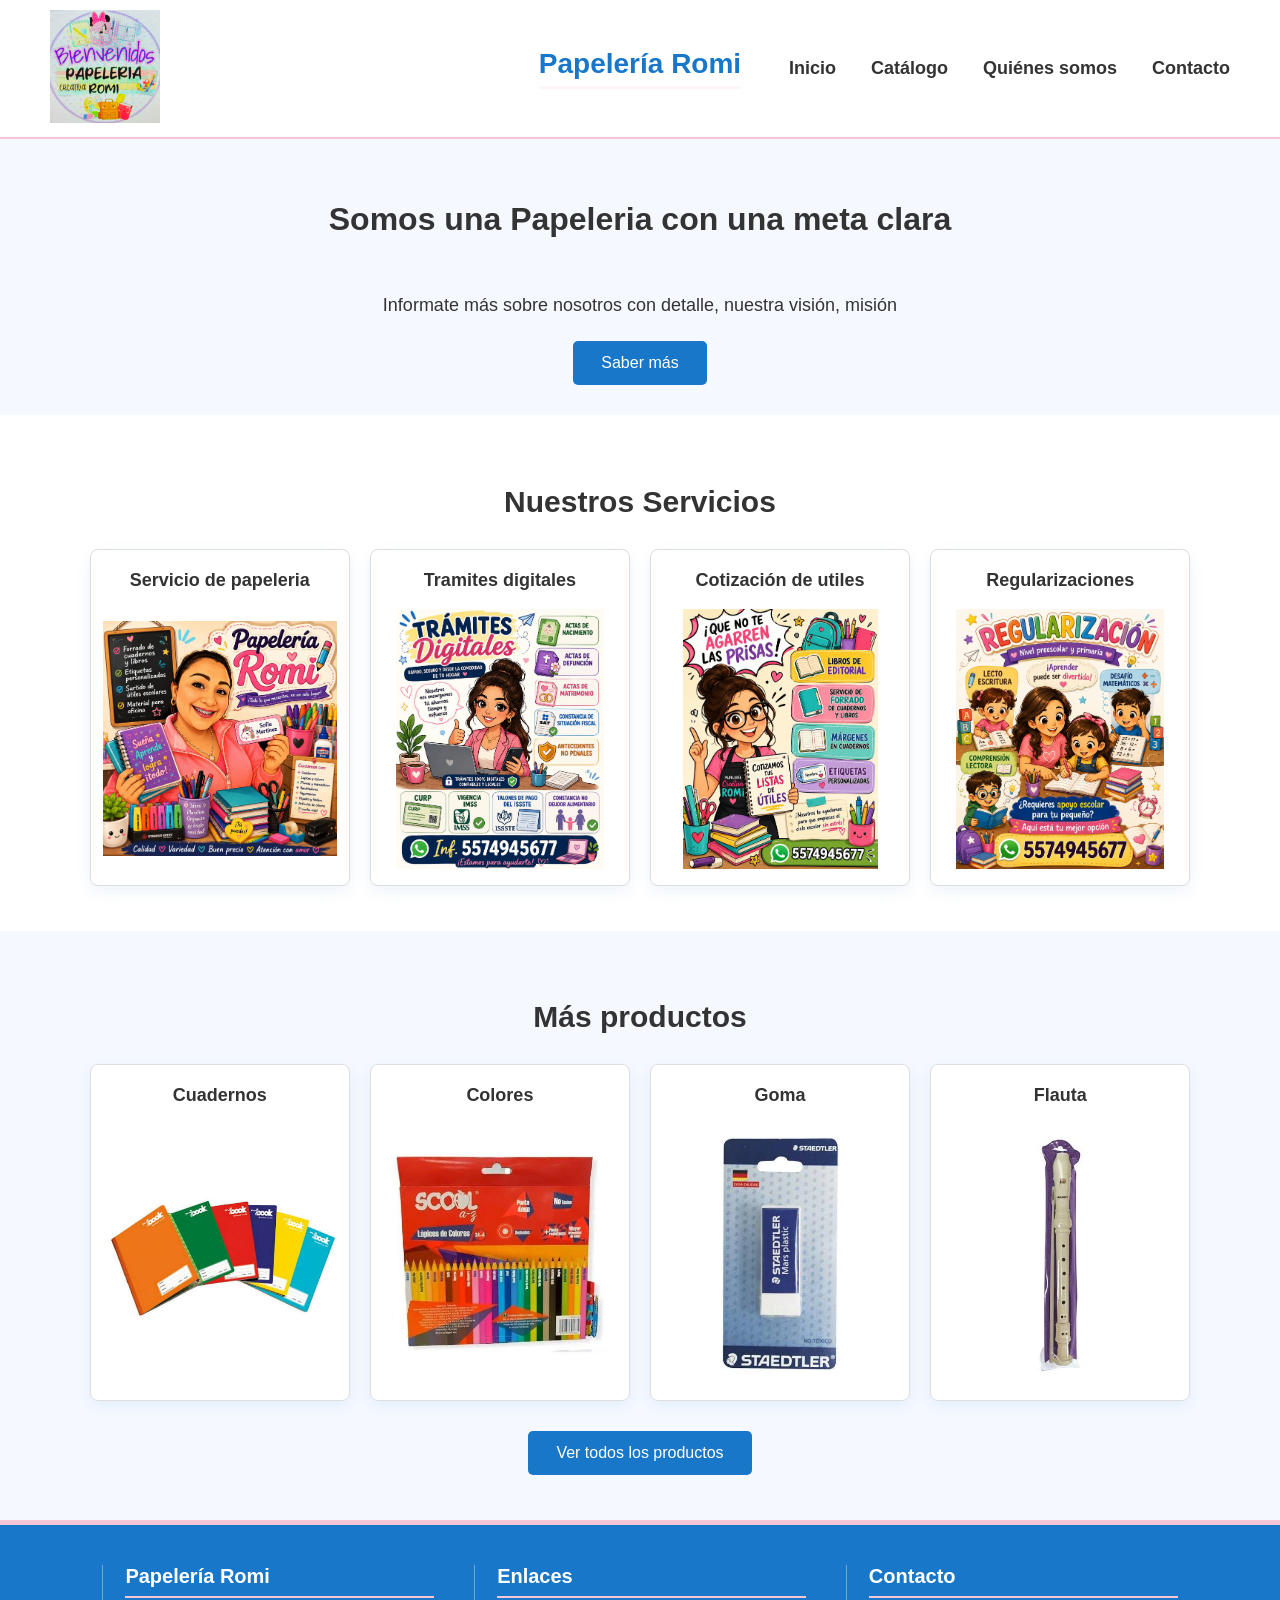
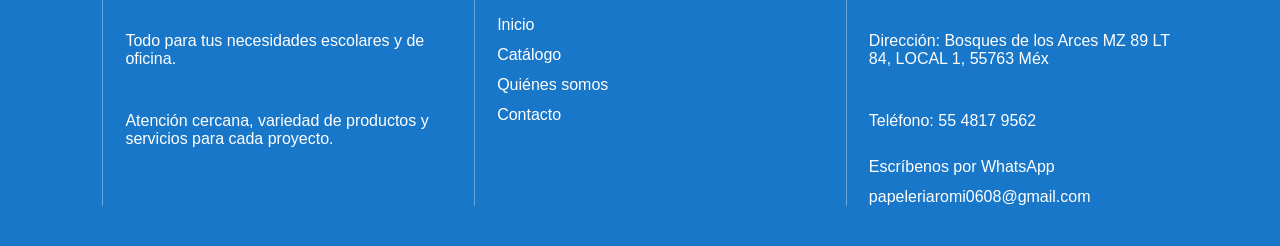
<file: index.html>
<!DOCTYPE html>
<html lang="es">
<head>
    <link rel="stylesheet" href="css/styles.css">
    <meta charset="UTF-8">
    <meta name="viewport" content="width=device-width, initial-scale=1.0">
    <meta name="author" content="">
    <meta name="description" content="Pagina web de la papeleria">
    <title>Papeleria</title>
</head>
<body>

    <header>
        <nav>
            <a href="index.html">
                <img src="images/logo.jpeg" alt="Logo de Papelería Romi">
            </a>

            <h2 class="marca">Papelería Romi</h2>

            <ul>
                <li><a href="index.html">Inicio</a></li>
                <li><a href="catalogo.html">Catálogo</a></li>
                <li><a href="quienes-somos.html">Quiénes somos</a></li>
                <li><a href="contacto.html">Contacto</a></li>
            </ul>
        </nav>
    </header>
    <main>
        <section class="bienvenida">
            <article>
                <h1>Somos una Papeleria con una meta clara</h1>
                <p>
                    Informate más sobre nosotros con detalle, nuestra visión, misión
                </p>
                <a href="quienes-somos.html">Saber más</a>
            </article>
        </section>

        <section class="destacados">

            <h2>Nuestros Servicios</h2>

            <section class="galeria">

                <article class="producto">
                    <h3>Servicio de papeleria</h3>
                    <img src="images/galeria1.jpeg" alt="Producto">
                </article>

                <article class="producto">
                    <h3>Tramites digitales</h3>
                    <img src="images/galeria2.jpeg" alt="Producto">
                </article>

                <article class="producto">
                    <h3>Cotización de utiles</h3>
                    <img src="images/galeria3.jpeg" alt="Producto">
                </article>

                <article class="producto">
                    <h3>Regularizaciones</h3>
                    <img src="images/galeria4.jpeg" alt="Producto">
                </article>

            </section>

        </section>

        <section class="destacados mas-productos">

            <h2>Más productos</h2>

            <section class="galeria">
                <article class="producto">
                    <h3>Cuadernos</h3>
                    <img src="images/cuadernos.jpg" alt="Cuadernos escolares">
                </article>

                <article class="producto">
                    <h3>Colores</h3>
                    <img src="images/colores scool.jpg" alt="Paquete de colores">
                </article>

                <article class="producto">
                    <h3>Goma</h3>
                    <img src="images/goma_g.jpg" alt="Goma">
                </article>

                <article class="producto">
                    <h3>Flauta</h3>
                    <img src="images/flauta.jpg" alt="flauta">
                </article>
            </section>

            <a class="enlace-catalogo" href="catalogo.html">Ver todos los productos</a>

        </section>
       <!-- <section class="promocion">

            <article>
                <h2>¡Tenemos ofertas para ti!</h2>

                <p>
                    Aprovecha nuestras promociones y encuentra
                    tus productos favoritos a excelentes precios.
                </p>

                <a href="ofertas.html">Ver ofertas</a>
            </article>

        </section>-->

    </main>


    <footer>

        <section class="informacion">
            <h3>Papelería Romi</h3>
            <p>Todo para tus necesidades escolares y de oficina.</p>
            <p>Atención cercana, variedad de productos y servicios para cada proyecto.</p>
        </section>

        <section class="enlaces">
            <h3>Enlaces</h3>
            <a href="index.html">Inicio</a>
            <a href="catalogo.html">Catálogo</a>
            <a href="quienes-somos.html">Quiénes somos</a>
            <a href="contacto.html">Contacto</a>
        </section>

        <section class="contacto">
            <h3>Contacto</h3>
            <p>Dirección: Bosques de los Arces MZ 89 LT 84, LOCAL 1, 55763 Méx</p>
            <p>Teléfono: 55 4817 9562</p>
            <a href="https://wa.me/5548179562">Escríbenos por WhatsApp</a>
            <a href="mailto:papeleriaromi0608@gmail.com">papeleriaromi0608@gmail.com</a>
        </section>

    </footer>

</body>
</html>
</file>
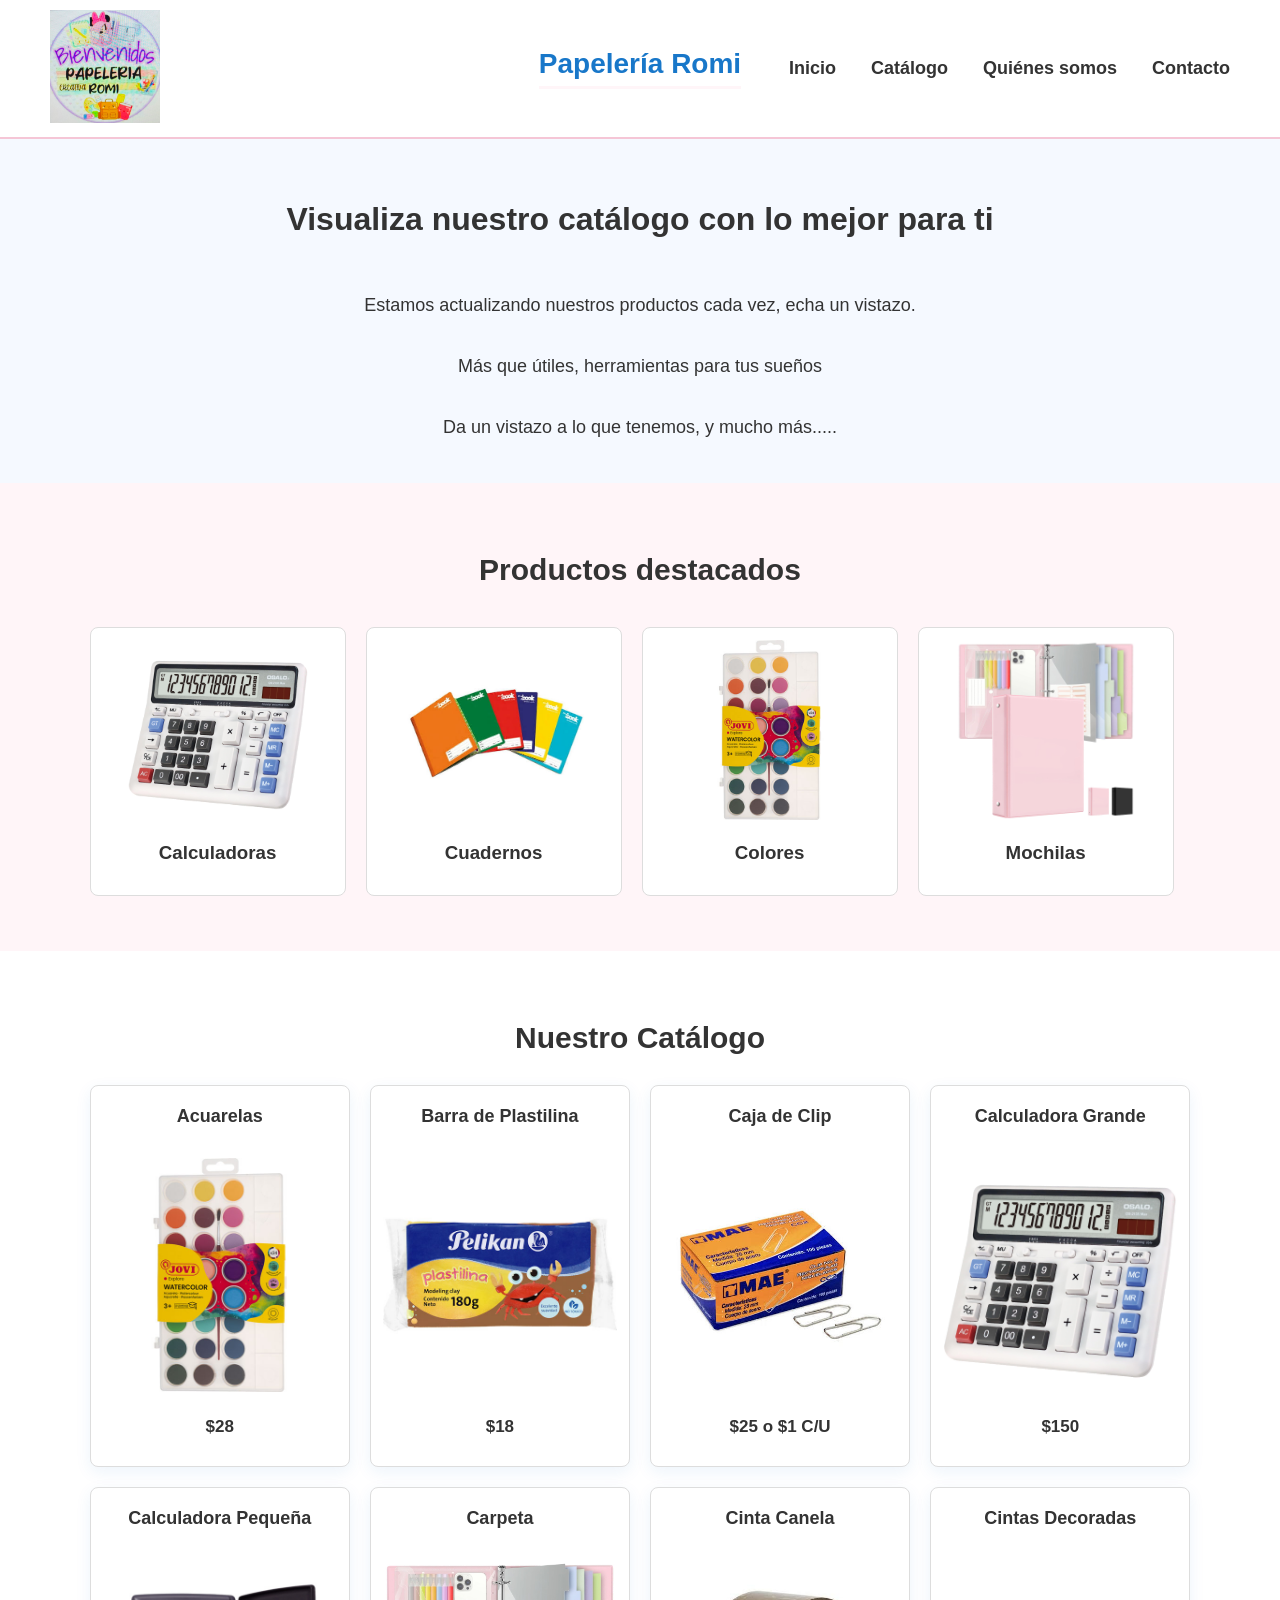
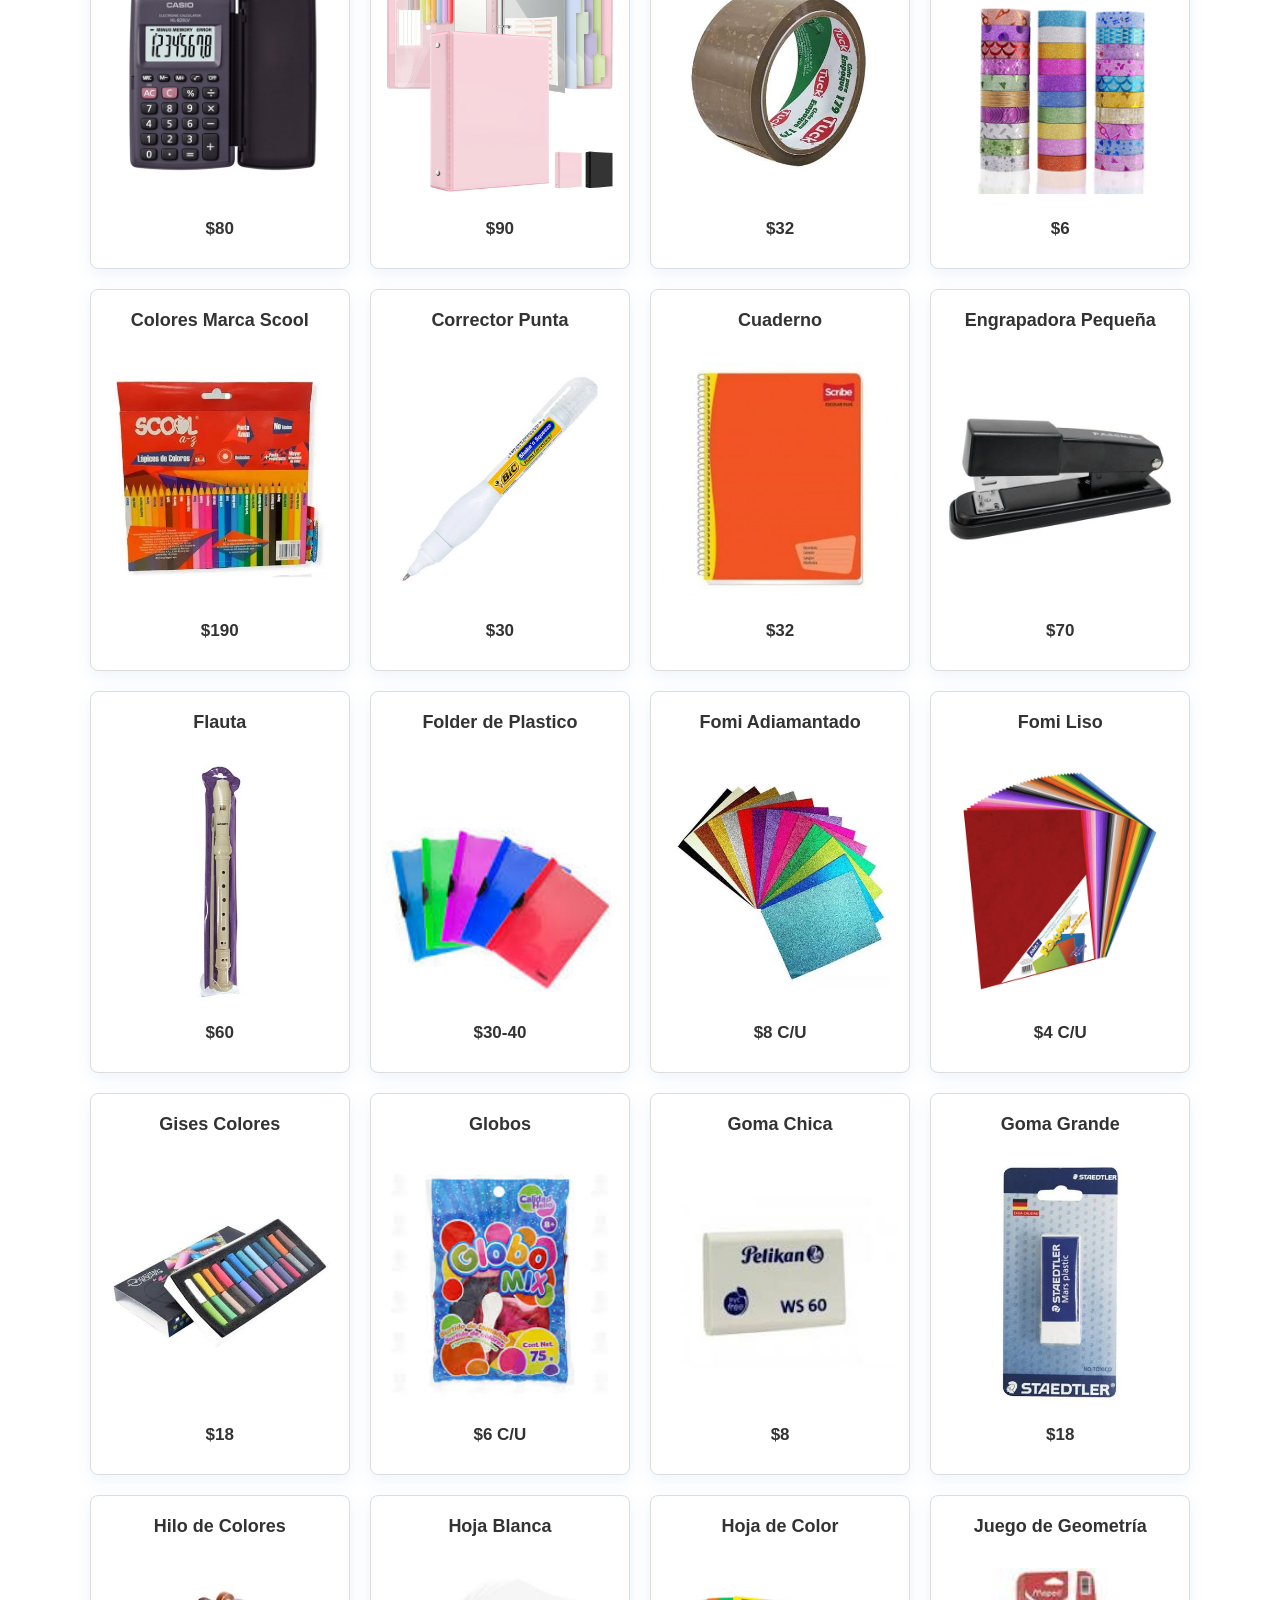
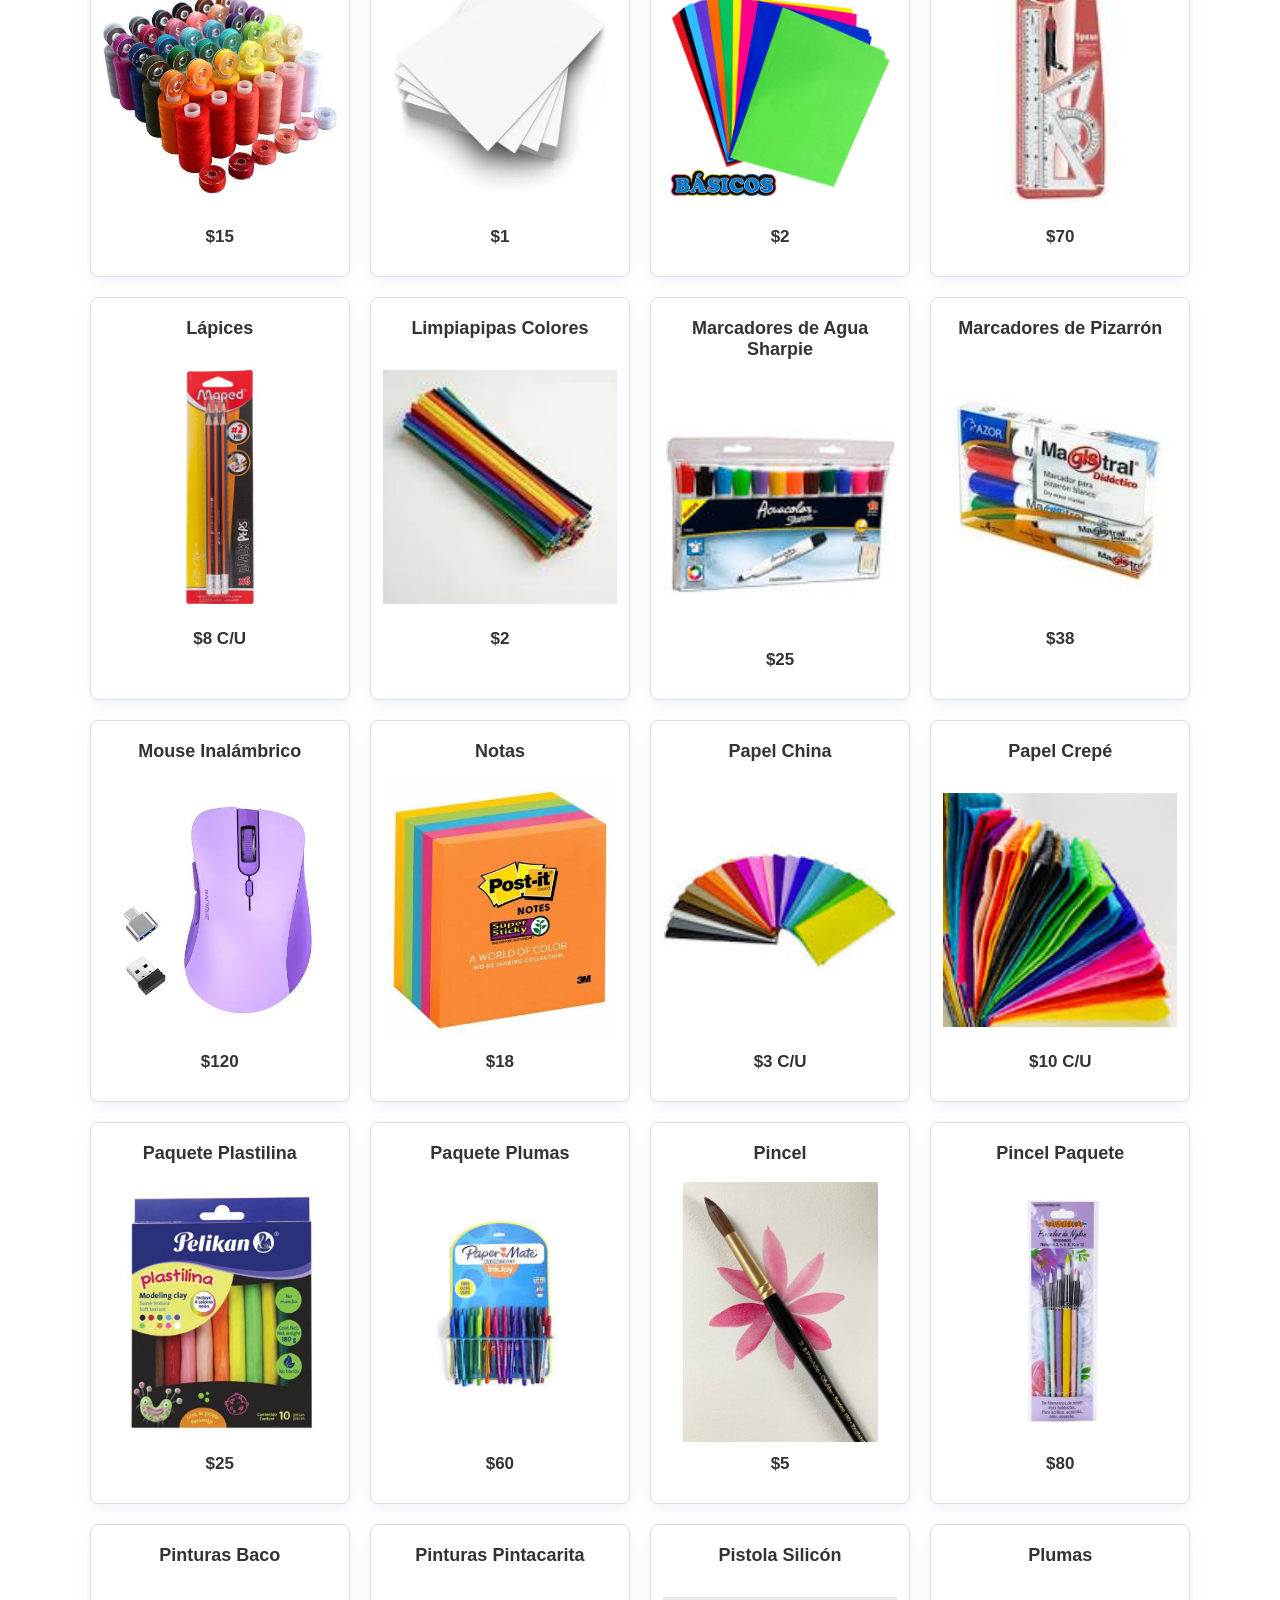
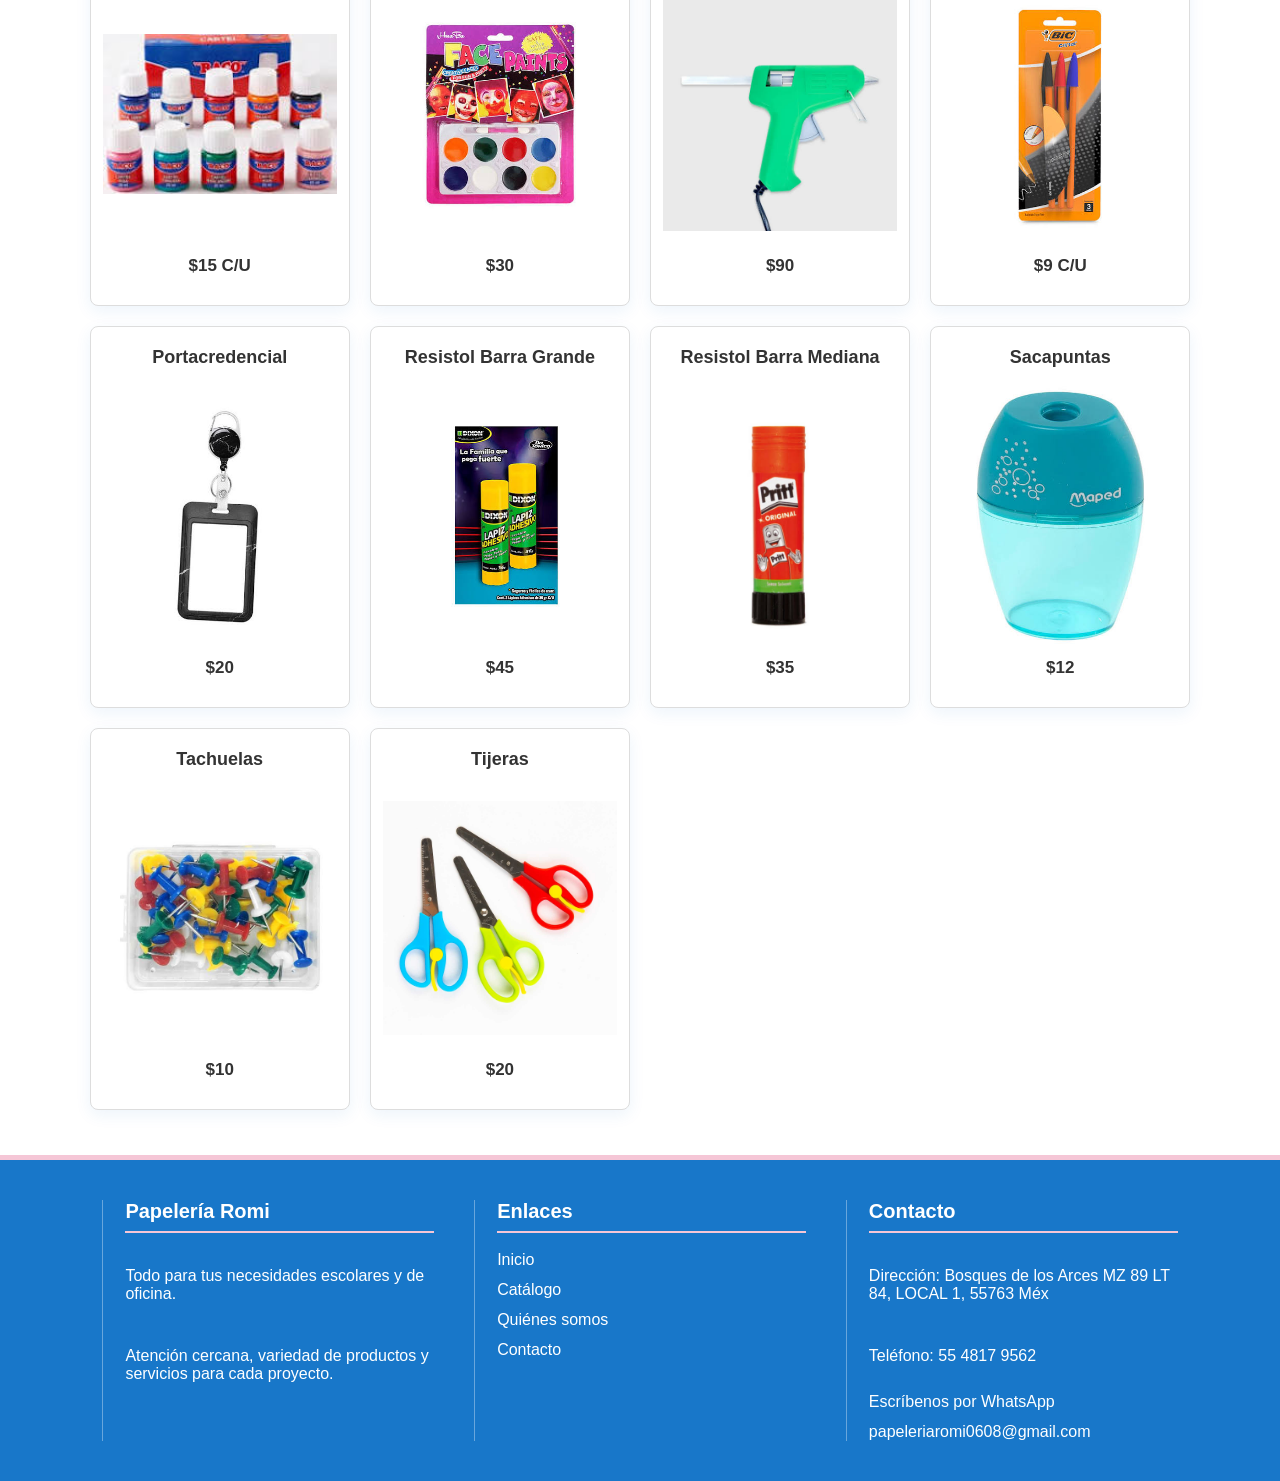
<file: catalogo.html>
<!DOCTYPE html>
<html lang="es">
<head>
    <link rel="stylesheet" href="css/styles.css">
    <meta charset="UTF-8">
    <meta name="viewport" content="width=device-width, initial-scale=1.0">
    <meta name="author" content="">
    <meta name="description" content="Pagina web de la papeleria">
    <title>Catálogo</title>
</head>
<body>
     <header>
        <nav>
            <a href="index.html">
                <img src="images/logo.jpeg" alt="Logo de Papelería Romi">
            </a>
            <h2 class="marca">Papelería Romi</h2>
            <ul>
                <li><a href="index.html">Inicio</a></li>
                <li><a href="catalogo.html">Catálogo</a></li>
                <li><a href="quienes-somos.html">Quiénes somos</a></li>
                <li><a href="contacto.html">Contacto</a></li>
            </ul>
        </nav>
    </header>
    <main>
        <section class="bienvenida">
            <article>
                <h1>Visualiza nuestro catálogo con lo mejor para ti</h1>
                <p>Estamos actualizando nuestros productos cada vez, echa un vistazo.</p>
                <p>Más que útiles, herramientas para tus sueños</p>
                <p>Da un vistazo a lo que tenemos, y mucho más.....</p>
            </article>
        </section>
        <section class="carrusel-productos">
            <h2>Productos destacados</h2>
            <section class="carrusel-ventana">
                <section class="carrusel-pista">
                    <article><img src="images/calculadorag.jpg" alt="Calculadora"><h3>Calculadoras</h3>
                    </article>
                    <article><img src="images/cuadernos.jpg" alt="Cuadernos"><h3>Cuadernos</h3>
                    </article>
                    <article><img src="images/acuarelas.jpg" alt="Colores"><h3>Colores</h3>
                    </article>
                    <article><img src="images/carpeta.jpg" alt="Mochila"><h3>Mochilas</h3>
                    </article>
                    <article><img src="images/paquete_plastilina.jpg" alt="pla"><h3>Paquete Plastilina</h3>
                    </article>
                    <article><img src="images/calculadorag.jpg" alt="Calculadora"><h3>Calculadoras</h3>
                    </article>
                    <article><img src="images/cuadernos.jpg" alt="Cuadernos"><h3>Cuadernos</h3>
                    </article>
                    <article><img src="images/acuarelas.jpg" alt="Colores"><h3>Colores</h3>
                    </article>
                    <article><img src="images/carpeta.jpg" alt="Mochila"><h3>Mochilas</h3>
                    </article>
                    <article><img src="images/paquete_plastilina.jpg" alt="pla"><h3>Paquete Plastilina</h3>
                    </article>
                </section>
            </section>
        </section>
        <section class="destacados">
            <h2>Nuestro Catálogo</h2>
            <section class="galeria">
                <article class="producto">
                    <h3>Acuarelas</h3>
                    <img src="images/acuarelas.jpg" alt="acuarela">
                    <p>$28</p>
                </article>
                <article class="producto">
                    <h3>Barra de Plastilina</h3>
                    <img src="images/barra_plastilina.jpg" alt="b_plastilina">
                    <p>$18</p>
                </article>
                <article class="producto">
                    <h3>Caja de Clip</h3>
                    <img src="images/caja_clip.jpg" alt="c_clip">
                    <p>$25 o $1 C/U</p>
                </article>
                <article class="producto">
                    <h3>Calculadora Grande</h3>
                    <img src="images/calculadorag.jpg" alt="cal_g">
                    <p>$150</p>
                </article>
                <article class="producto">
                    <h3>Calculadora Pequeña</h3>
                    <img src="images/calculadorap.jpg" alt="cal_p">
                    <p>$80</p>
                </article>
                <article class="producto">
                    <h3>Carpeta</h3>
                    <img src="images/carpeta.jpg" alt="carpeta">
                    <p>$90</p>
                </article>
                <article class="producto">
                    <h3>Cinta Canela</h3>
                    <img src="images/cinta_canela.jpg" alt="producto">
                    <p>$32</p>
                </article>
                <article class="producto">
                    <h3>Cintas Decoradas</h3>
                    <img src="images/cinta_decorada.jpg" alt="producto">
                    <p>$6</p>
                </article>
                <article class="producto">
                    <h3>Colores Marca Scool</h3>
                    <img src="images/colores scool.jpg" alt="">
                    <p>$190</p>
                </article>
                <article class="producto">
                    <h3>Corrector Punta</h3>
                    <img src="images/corrector_punta.jpg" alt="">
                    <p>$30</p>
                </article>
                <article class="producto">
                    <h3>Cuaderno</h3>
                    <img src="images/cuaderno_s.jpg" alt="">
                    <p>$32</p>
                </article>
                <article class="producto">
                    <h3>Engrapadora Pequeña</h3>
                    <img src="images/engrapadorap.jpg" alt="">
                    <p>$70</p>
                </article>
                <article class="producto">
                    <h3>Flauta</h3>
                    <img src="images/flauta.jpg" alt="">
                    <p>$60</p>
                </article>
                <article class="producto">
                    <h3>Folder de Plastico</h3>
                    <img src="images/folder_plastico.jpg" alt="">
                    <p>$30-40</p>
                </article>
                <article class="producto">
                    <h3>Fomi Adiamantado</h3>
                    <img src="images/fomi_adiamantado.jpg" alt="">
                    <p>$8 C/U</p>
                </article>
                <article class="producto">
                    <h3>Fomi Liso</h3>
                    <img src="images/fomi_liso1.jpg" alt="">
                    <p>$4 C/U</p>
                </article>
                 <article class="producto">
                    <h3>Gises Colores</h3>
                    <img src="images/gises.jpg" alt="producto">
                    <p>$18</p>
                </article>
                <article class="producto">
                    <h3>Globos</h3>
                    <img src="images/globo.jpg" alt="producto">
                    <p>$6 C/U</p>
                </article>
                <article class="producto">
                    <h3>Goma Chica</h3>
                    <img src="images/goma_c.jpg" alt="producto">
                    <p>$8</p>
                </article>
                <article class="producto">
                    <h3>Goma Grande</h3>
                    <img src="images/goma_g.jpg" alt="producto">
                    <p>$18</p>
                </article>
                <article class="producto">
                    <h3>Hilo de Colores</h3>
                    <img src="images/hilos2.jpg" alt="producto">
                    <p>$15</p>
                </article>
                <article class="producto">
                    <h3>Hoja Blanca</h3>
                    <img src="images/hoja_blancaaa.jpg" alt="producto">
                    <p>$1</p>
                </article>
                <article class="producto">
                    <h3>Hoja de Color</h3>
                    <img src="images/hojacolores.jpg" alt="producto">
                    <p>$2</p>
                </article>
                <article class="producto">
                    <h3>Juego de Geometría</h3>
                    <img src="images/juego_geo.jpg" alt="producto">
                    <p>$70</p>
                </article>
                <article class="producto">
                    <h3>Lápices</h3>
                    <img src="images/lapices.jpg" alt="producto">
                    <p>$8 C/U</p>
                </article>
                <article class="producto">
                    <h3>Limpiapipas Colores</h3>
                    <img src="images/limpiapipas.jpg" alt="producto">
                    <p>$2</p>
                </article>
                <article class="producto">
                    <h3>Marcadores de Agua Sharpie</h3>
                    <img src="images/marcador de agua.jpg" alt="producto">
                    <p>$25</p>
                </article>
                <article class="producto">
                    <h3>Marcadores de Pizarrón</h3>
                    <img src="images/marcador pizarron.jpg" alt="producto">
                    <p>$38</p>
                </article>
                <article class="producto">
                    <h3>Mouse Inalámbrico</h3>
                    <img src="images/raton.jpg" alt="">
                    <p>$120</p>
                </article>
                <article class="producto">
                    <h3>Notas</h3>
                    <img src="images/post_it.jpg" alt="">
                    <p>$18</p>
                </article>
                <article class="producto">
                    <h3>Papel China</h3>
                    <img src="images/papel_china.jpg" alt="">
                    <p>$3 C/U</p>
                </article>
                <article class="producto">
                    <h3>Papel Crepé</h3>
                    <img src="images/papel_crepe.jpg" alt="">
                    <p>$10 C/U</p>
                </article>
                <article class="producto">
                    <h3>Paquete Plastilina</h3>
                    <img src="images/paquete_plastilina.jpg" alt="">
                    <p>$25</p>
                </article>
                <article class="producto">
                    <h3>Paquete Plumas</h3>
                    <img src="images/paquete_plumas.jpg" alt="">
                    <p>$60</p>
                </article>
                <article class="producto">
                    <h3>Pincel</h3>
                    <img src="images/pincel.jpg" alt="">
                    <p>$5</p>
                </article>
                <article class="producto">
                    <h3>Pincel Paquete</h3>
                    <img src="images/pincel_paquete.jpg" alt="">
                    <p>$80</p>
                </article>
                 <article class="producto">
                    <h3>Pinturas Baco</h3>
                    <img src="images/pinturas_baco_colores.jpg" alt="producto">
                    <p>$15 C/U</p>
                </article>
                <article class="producto">
                    <h3>Pinturas Pintacarita</h3>
                    <img src="images/pintacarita.jpg" alt="producto">
                    <p>$30</p>
                </article>
                <article class="producto">
                    <h3>Pistola Silicón</h3>
                    <img src="images/pistola_silicon.jpg" alt="producto">
                    <p>$90</p>
                </article>
                <article class="producto">
                    <h3>Plumas</h3>
                    <img src="images/plumas.jpg" alt="producto">
                    <p>$9 C/U</p>
                </article>
                <article class="producto">
                    <h3>Portacredencial</h3>
                    <img src="images/portacredencial.jpg" alt="producto">
                    <p>$20</p>
                </article>
                <article class="producto">
                    <h3>Resistol Barra Grande</h3>
                    <img src="images/resistol grande.jpg" alt="producto">
                    <p>$45</p>
                </article>
                <article class="producto">
                    <h3>Resistol Barra Mediana</h3>
                    <img src="images/resitol_diano.jpg" alt="producto">
                    <p>$35</p>
                </article>
                <article class="producto">
                    <h3>Sacapuntas</h3>
                    <img src="images/sacapuntas.jpg" alt="producto">
                    <p>$12</p>
                </article>
                <article class="producto">
                    <h3>Tachuelas</h3>
                    <img src="images/tachuelas.jpg" alt="producto">
                    <p>$10</p>
                </article>
                <article class="producto">
                    <h3>Tijeras</h3>
                    <img src="images/tijeras.jpg" alt="producto">
                    <p>$20</p>
                </article>
            </section>
        </section>
    </main>
     <footer>

        <section class="informacion">
            <h3>Papelería Romi</h3>
            <p>Todo para tus necesidades escolares y de oficina.</p>
            <p>Atención cercana, variedad de productos y servicios para cada proyecto.</p>
        </section>

        <section class="enlaces">
            <h3>Enlaces</h3>
            <a href="index.html">Inicio</a>
            <a href="catalogo.html">Catálogo</a>
            <a href="quienes-somos.html">Quiénes somos</a>
            <a href="contacto.html">Contacto</a>
        </section>

        <section class="contacto">
            <h3>Contacto</h3>
            <p>Dirección: Bosques de los Arces MZ 89 LT 84, LOCAL 1, 55763 Méx</p>
            <p>Teléfono: 55 4817 9562</p>
            <a href="https://wa.me/5548179562">Escríbenos por WhatsApp</a>
            <a href="mailto:papeleriaromi0608@gmail.com">papeleriaromi0608@gmail.com</a>
        </section>

    </footer>
</body>
</html>
</file>
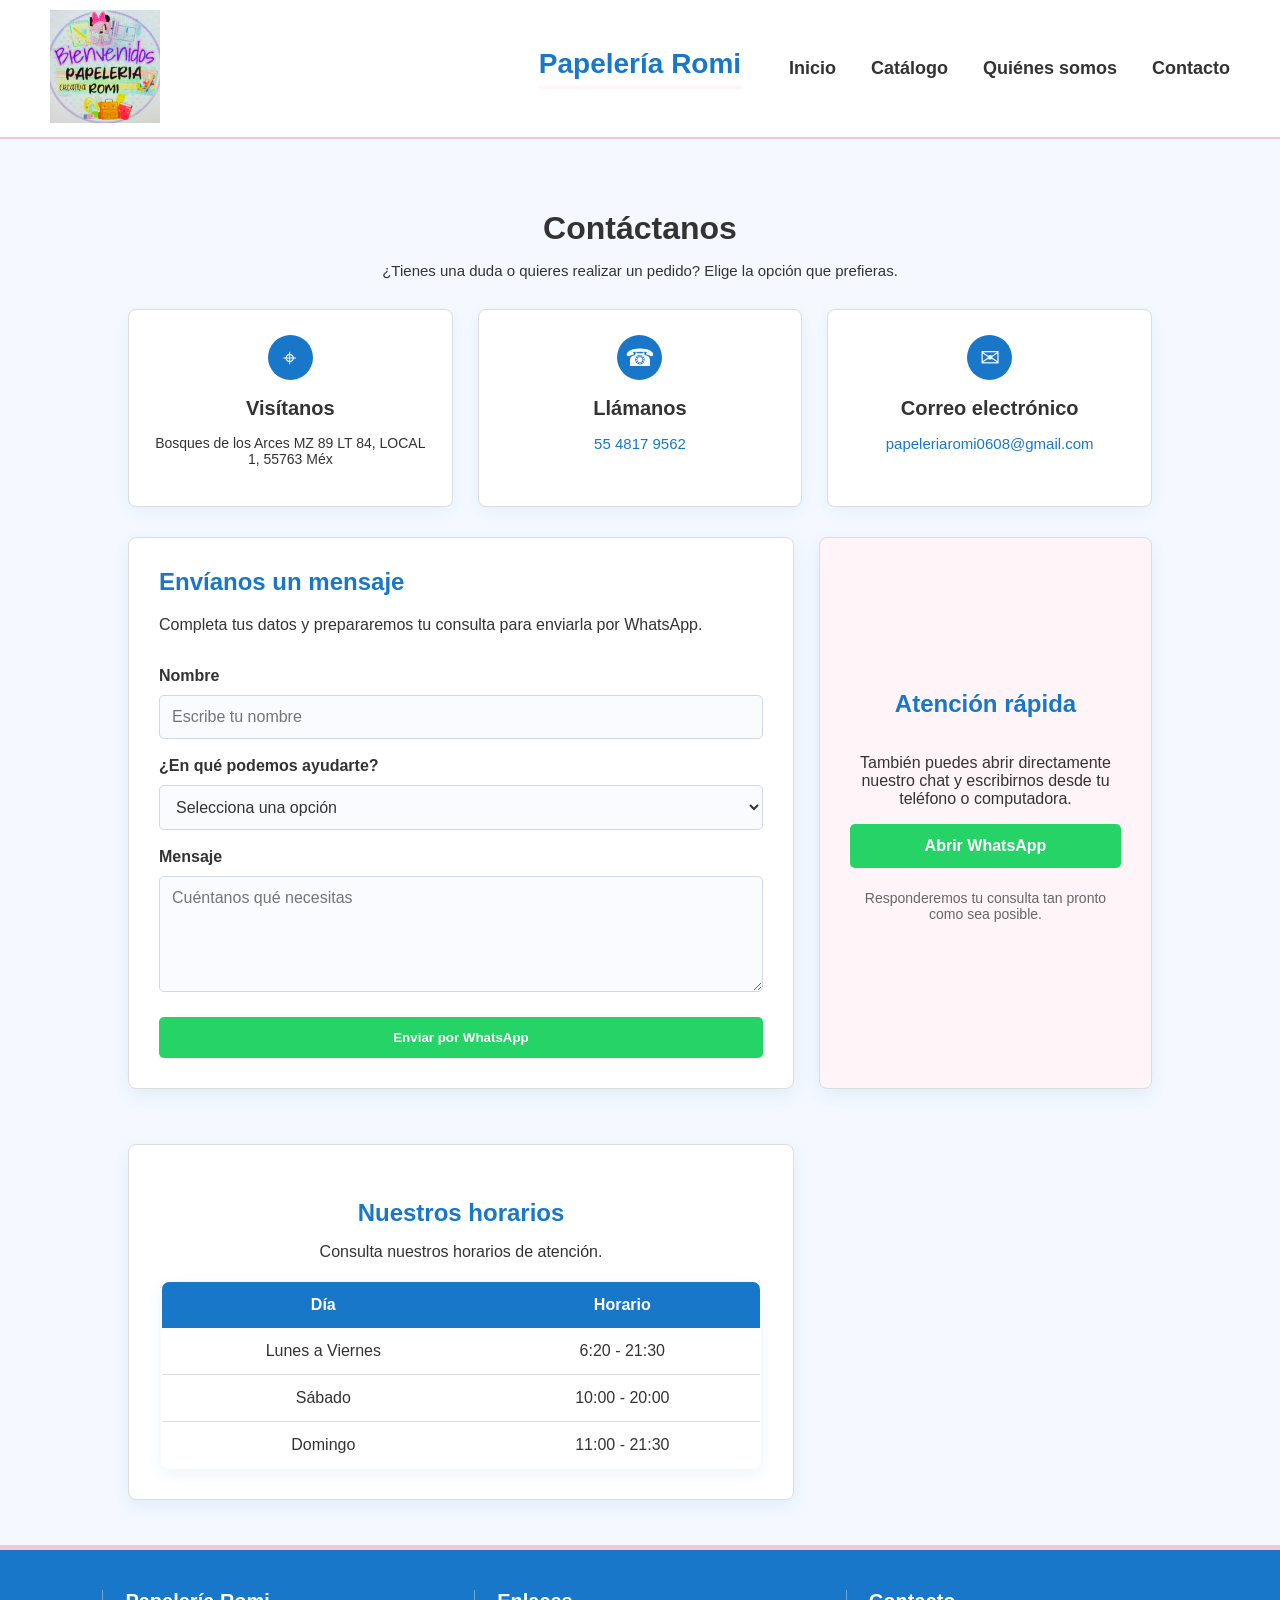
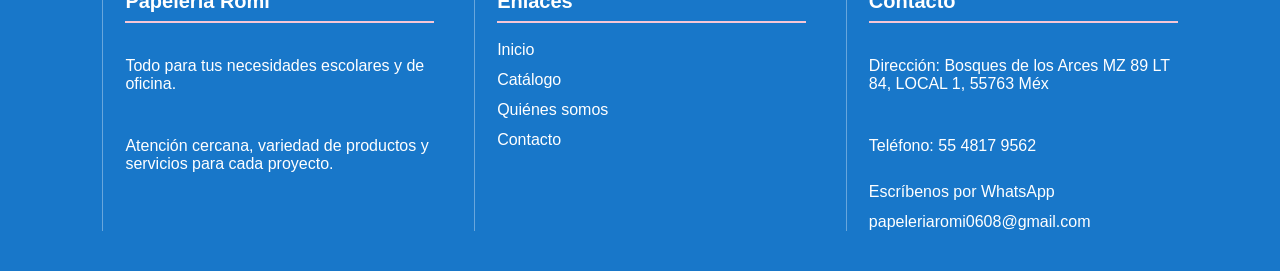
<file: contacto.html>
<!DOCTYPE html>
<html lang="es">
<head>
    <link rel="stylesheet" href="css/styles.css">
    <meta charset="UTF-8">
    <meta name="viewport" content="width=device-width, initial-scale=1.0">
    <meta name="author" content="">
    <meta name="description" content="Pagina web de la papeleria">
    <title>Contacto</title>
</head>
<body>
     <header>
        <nav>
            <a href="index.html">
                <img src="images/logo.jpeg" alt="Logo de Papelería Romi">
            </a>

            <h2 class="marca">Papelería Romi</h2>

            <ul>
                <li><a href="index.html">Inicio</a></li>
                <li><a href="catalogo.html">Catálogo</a></li>
                <li><a href="quienes-somos.html">Quiénes somos</a></li>
                <li><a href="contacto.html">Contacto</a></li>
            </ul>
        </nav>
    </header>
    <main>
        <section class="contacto-principal">
            <h1>Contáctanos</h1>
            <p>¿Tienes una duda o quieres realizar un pedido? Elige la opción que prefieras.</p>
            <section class="informacion-contacto">
                <article>
                    <span class="icono-contacto">⌖</span>
                    <h2>Visítanos</h2>
                    <p>Bosques de los Arces MZ 89 LT 84, LOCAL 1, 55763 Méx</p>
                </article>
                <article>
                    <span class="icono-contacto">☎</span>
                    <h2>Llámanos</h2>
                    <a href="tel:+525548179562">55 4817 9562</a>
                </article>
                <article>
                    <span class="icono-contacto">✉</span>
                    <h2>Correo electrónico</h2>
                    <a href="mailto:papeleriaromi0608@gmail.com">papeleriaromi0608@gmail.com</a>
                </article>
            </section>

            <section class="zona-mensaje">
                <article class="mensaje-whatsapp">
                    <h2>Envíanos un mensaje</h2>
                    <p>Completa tus datos y prepararemos tu consulta para enviarla por WhatsApp.</p>

                    <form id="formulario-whatsapp">
                        <label for="nombre">Nombre</label>
                        <input type="text" id="nombre" name="nombre" placeholder="Escribe tu nombre" required>

                        <label for="asunto">¿En qué podemos ayudarte?</label>
                        <select id="asunto" name="asunto" required>
                            <option value="">Selecciona una opción</option>
                            <option value="producto">Consultar un producto</option>
                            <option value="cotización">Solicitar una cotización</option>
                            <option value="servicio">Preguntar por un servicio</option>
                            <option value="pedido">Realizar un pedido</option>
                        </select>

                        <label for="mensaje">Mensaje</label>
                        <textarea id="mensaje" name="mensaje" rows="5" placeholder="Cuéntanos qué necesitas" required></textarea>

                        <button type="submit">Enviar por WhatsApp</button>
                    </form>
                </article>

                <article class="contacto-rapido">
                    <h2>Atención rápida</h2>
                    <p>También puedes abrir directamente nuestro chat y escribirnos desde tu teléfono o computadora.</p>
                    <a href="https://wa.me/525548179562" target="_blank" rel="noopener noreferrer">Abrir WhatsApp</a>
                    <p class="nota-contacto">Responderemos tu consulta tan pronto como sea posible.</p>
                </article>

                <section>
                    <article class="horarios">
                    <h3>Nuestros horarios</h3>
                    <p>Consulta nuestros horarios de atención.</p>

                    <table>
                    <thead>
                    <tr>
                        <th>Día</th>
                        <th>Horario</th>
                    </tr>
                    </thead>

                    <tbody>
                    <tr>
                        <td>Lunes a Viernes</td>
                        <td>6:20 - 21:30</td>
                    </tr>
                    <tr>
                        <td>Sábado</td>
                        <td>10:00 - 20:00</td>
                    </tr>
                    <tr>
                        <td>Domingo</td>
                        <td>11:00 - 21:30</td>
                    </tr>
                    </tbody>
                    </table>
                </article>
                </section>
            </section>
        </section>
    </main>
     <footer>

        <section class="informacion">
            <h3>Papelería Romi</h3>
            <p>Todo para tus necesidades escolares y de oficina.</p>
            <p>Atención cercana, variedad de productos y servicios para cada proyecto.</p>
        </section>

        <section class="enlaces">
            <h3>Enlaces</h3>
            <a href="index.html">Inicio</a>
            <a href="catalogo.html">Catálogo</a>
            <a href="quienes-somos.html">Quiénes somos</a>
            <a href="contacto.html">Contacto</a>
        </section>

        <section class="contacto">
            <h3>Contacto</h3>
            <p>Dirección: Bosques de los Arces MZ 89 LT 84, LOCAL 1, 55763 Méx</p>
            <p>Teléfono: 55 4817 9562</p>
            <a href="https://wa.me/5548179562">Escríbenos por WhatsApp</a>
            <a href="mailto:papeleriaromi0608@gmail.com">papeleriaromi0608@gmail.com</a>
        </section>

    </footer>
    <script src="js/contacto.js"></script>
</body>
</html>
</file>
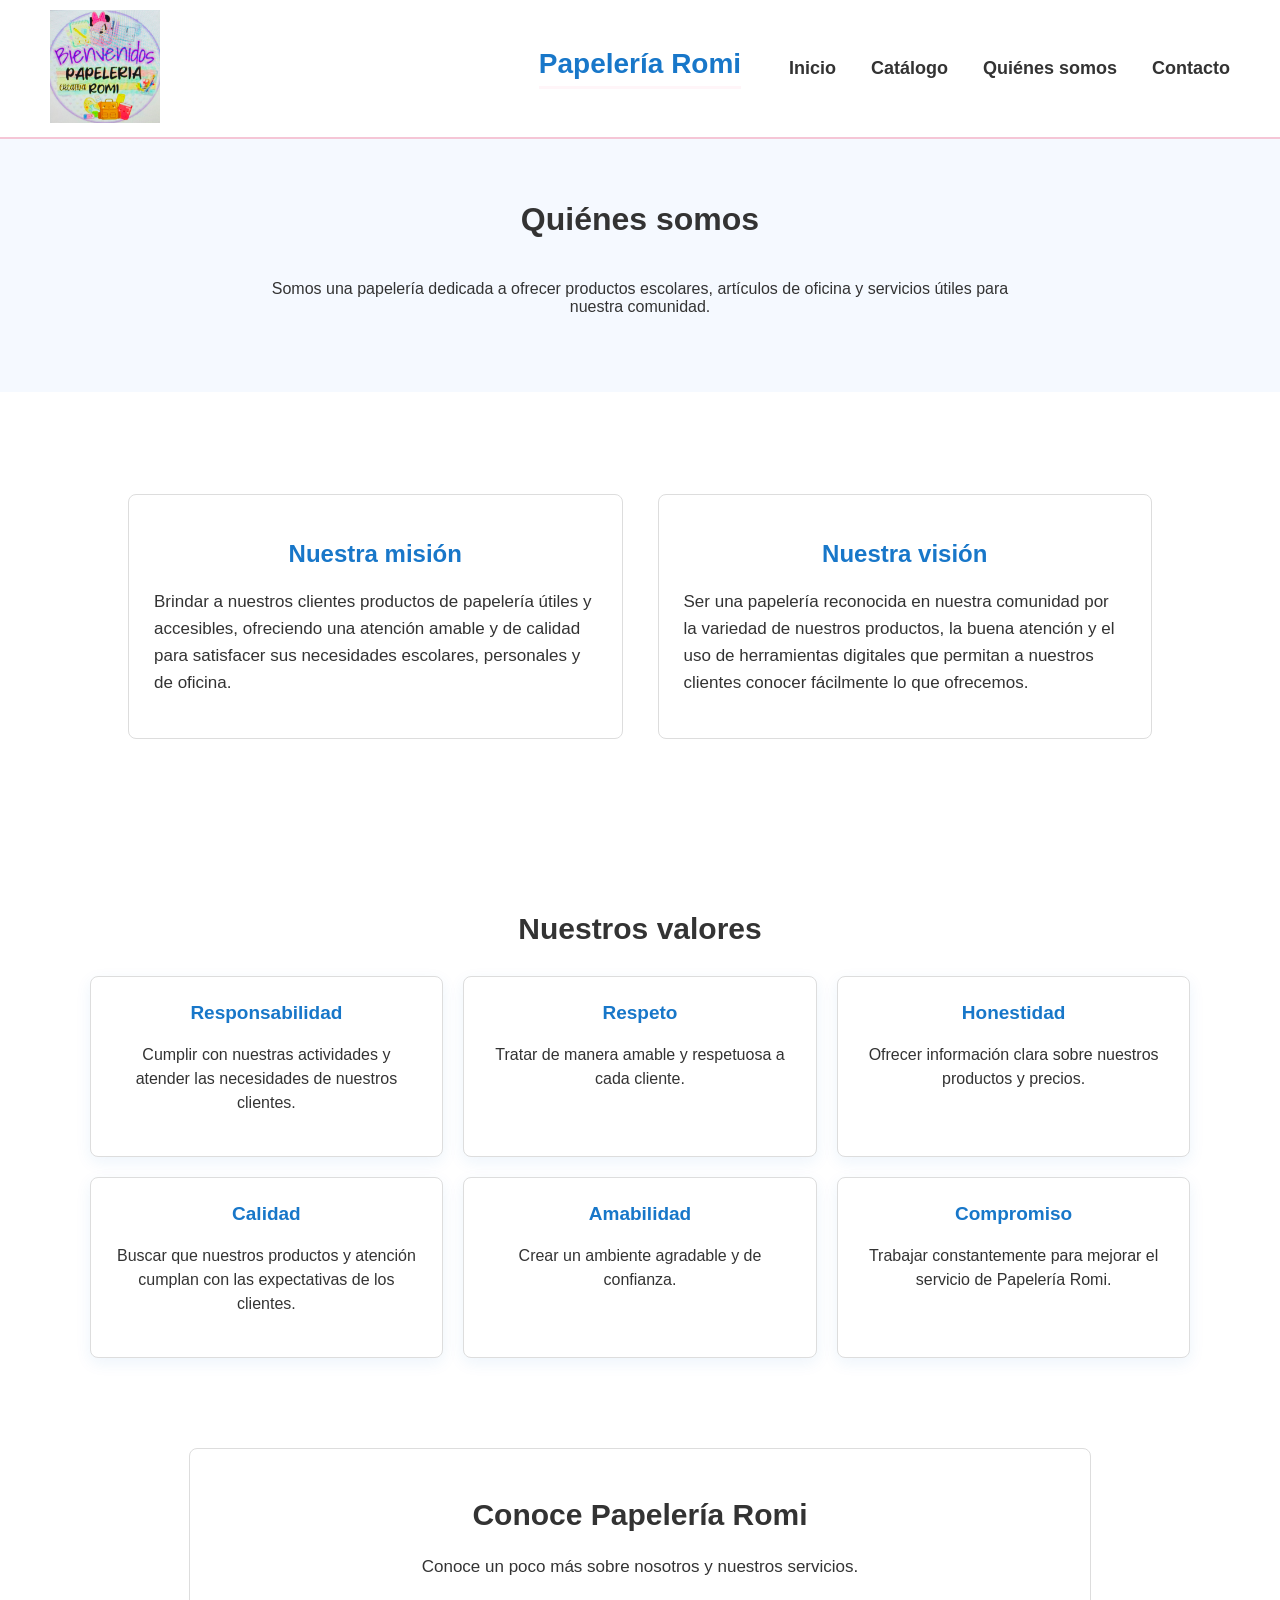
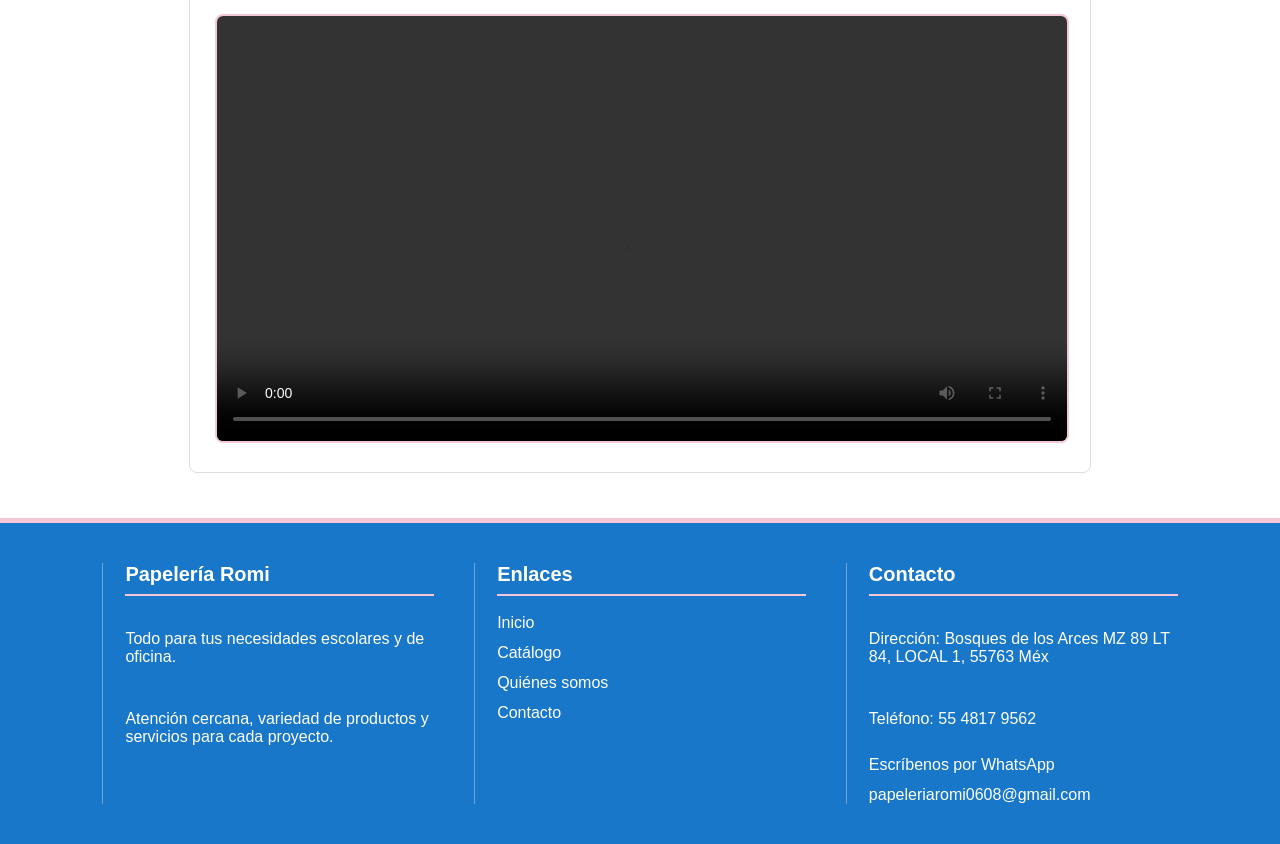
<file: quienes-somos.html>
<!DOCTYPE html>
<html lang="es">
<head>
    <link rel="stylesheet" href="css/styles.css">
    <meta charset="UTF-8">
    <meta name="viewport" content="width=device-width, initial-scale=1.0">
    <meta name="author" content="">
    <meta name="description" content="Conoce Papelería Romi y nuestros servicios">
    <title>Quiénes somos | Papelería Romi</title>
</head>
<body>
    <header>
        <nav>
            <a href="index.html"><img src="images/logo.jpeg" alt="Logo de Papelería Romi"></a>
            <h2 class="marca">Papelería Romi</h2>
            <ul>
                <li><a href="index.html">Inicio</a></li>
                <li><a href="catalogo.html">Catálogo</a></li>
                <li><a href="quienes-somos.html">Quiénes somos</a></li>
                <li><a href="contacto.html">Contacto</a></li>
            </ul>
        </nav>
    </header>
    <main>
    <section class="bienvenida">
        <article>
            <h1>Quiénes somos</h1>
Somos una papelería dedicada a ofrecer productos
                escolares, artículos de oficina y servicios útiles
                para nuestra comunidad.            <p></p>
        </article>
    </section>
    <section class="quienes-somos pagina-quienes-somos">
        <article>
            <h2>Nuestra misión</h2>
            <p>
                Brindar a nuestros clientes productos de papelería
                útiles y accesibles, ofreciendo una atención amable
                y de calidad para satisfacer sus necesidades
                escolares, personales y de oficina.
            </p>
        </article>
        <article>
            <h2>Nuestra visión</h2>
            <p>
                Ser una papelería reconocida en nuestra comunidad
                por la variedad de nuestros productos, la buena
                atención y el uso de herramientas digitales que
                permitan a nuestros clientes conocer fácilmente
                lo que ofrecemos.
            </p>
        </article>
    </section>
    <section class="valores">
        <h2>Nuestros valores</h2>
        <section class="lista-valores">
            <article>
                <h3>Responsabilidad</h3>
                <p>
                    Cumplir con nuestras actividades y atender
                    las necesidades de nuestros clientes.
                </p>
            </article>
            <article>
                <h3>Respeto</h3>
                <p>
                    Tratar de manera amable y respetuosa
                    a cada cliente.
                </p>
            </article>
            <article>
                <h3>Honestidad</h3>
                <p>
                    Ofrecer información clara sobre nuestros
                    productos y precios.
                </p>
            </article>
            <article>
                <h3>Calidad</h3>
                <p>
                    Buscar que nuestros productos y atención
                    cumplan con las expectativas de los clientes.
                </p>
            </article>
            <article>
                <h3>Amabilidad</h3>
                <p>
                    Crear un ambiente agradable y de confianza.
                </p>
            </article>
            <article>
                <h3>Compromiso</h3>
                <p>
                    Trabajar constantemente para mejorar
                    el servicio de Papelería Romi.
                </p>
            </article>
        </section>
    </section>
    <section class="video-presentacion">
        <article>
            <h2>Conoce Papelería Romi</h2>
            <p>
                Conoce un poco más sobre nosotros y nuestros servicios.
            </p>
            <video controls>
                <source
                    src="video/video_papeleriaromi.mp4"
                    type="video/mp4">
            </video>
        </article>
    </section>
</main>
    <footer>
        <section class="informacion">
            <h3>Papelería Romi</h3>
            <p>Todo para tus necesidades escolares y de oficina.</p>
            <p>Atención cercana, variedad de productos y servicios para cada proyecto.</p>
        </section>
        <section class="enlaces">
            <h3>Enlaces</h3>
            <a href="index.html">Inicio</a>
            <a href="catalogo.html">Catálogo</a>
            <a href="quienes-somos.html">Quiénes somos</a>
            <a href="contacto.html">Contacto</a>
        </section>
        <section class="contacto">
            <h3>Contacto</h3>
            <p>Dirección: Bosques de los Arces MZ 89 LT 84, LOCAL 1, 55763 Méx</p>
            <p>Teléfono: 55 4817 9562</p>
            <a href="https://wa.me/5548179562">Escríbenos por WhatsApp</a>
            <a href="mailto:papeleriaromi0608@gmail.com">papeleriaromi0608@gmail.com</a>
        </section>
    </footer>
</body>
</html>
</file>
<file: css/styles.css>
body {
    margin: 0;
    color: #333;
    font-family: Arial, Helvetica, sans-serif;
    background-color: white;
}

header {
    padding: 10px 50px;
    background-color: white;
    border-bottom: 2px solid #f5c6d6;
}

nav {
    display: grid;
    grid-template-columns: 1fr auto 1fr;
    align-items: center;
}

nav > a {
    justify-self: start;
}

nav img {
    width: 110px;
}

nav .marca {
    justify-self: center;
}

nav ul {
    justify-self: end;
    display: flex;
    gap: 35px;
    list-style: none;
}

nav ul a {
    color: #333;
    font-weight: bold;
    font-size: 18px;
    text-decoration: none;
    transition: color 0.3s ease;
}

nav ul a:hover {
    color: #1877c9;
}

.marca {
    color: #1877c9;
    font-size: 28px;
    margin: 0;
    padding-bottom: 6px;
    border-bottom: 3px solid #fff5f8;
}

.bienvenida {
    display: grid;
    grid-template-columns: 1fr;
    justify-items: center;
    text-align: center;

    padding: 30px 10%;

    background-color: #f5f9ff;
}

.bienvenida article {
    display: flex;
    flex-direction: column;
    align-items: center;
    gap: 10px;
    max-width: 750px;
}

.bienvenida h1 {
    font-size: 32px;
}

.bienvenida p {
    font-size: 18px;
    line-height: 15px;
}

.bienvenida a {
    width: fit-content;
    padding: 13px 28px;
    text-decoration: none;

    background-color: #1877c9;
    color: white;

    border-radius: 5px;
    
}

.bienvenida img {
    width: 450px;
    height: 300px;
    object-fit: contain;
}

.quienes-somos {
    display: grid;
    grid-template-columns: repeat(2, 1fr);
    align-items: center;
    gap: 35px;
    padding: 45px 10%;
}

.quienes-somos article {
    padding: 25px;
    border: 1px solid #ddd;
    border-radius: 8px;
}

.quienes-somos h2,
.quienes-somos h3 {
    color: #1877c9;
    text-align: center;
}

.quienes-somos p,
.lista-productos li {
    font-size: 17px;
    line-height: 1.6;
}

.lista-productos ul {
    margin: 20px 0 0;
    padding-left: 25px;
}

.lista-productos li {
    margin-bottom: 8px;
}



.destacados {
    padding: 45px 7%;
}

.destacados h2 {
    text-align: center;
    margin-bottom: 30px;
    font-size: 30px;
}

.galeria {
    display: grid;
    grid-template-columns: repeat(4, 1fr);
    gap: 20px;
}

.producto {
    padding: 12px;
    text-align: center;

    border: 1px solid #ddd;
    border-radius: 8px;

    background-color: white;
    box-shadow: 0 5px 16px rgba(24, 119, 201, 0.08);
    transition: transform 0.3s ease, box-shadow 0.3s ease;
}

.producto:hover {
    transform: translateY(-5px);
    box-shadow: 0 10px 24px rgba(24, 119, 201, 0.16);
}

.producto img {
    width: 100%;
    height: 260px;
    object-fit: contain;
    transition: transform 0.4s ease;
}

.producto:hover img {
    transform: scale(1.06);
}

.producto h3 {
    margin-top: 8px;
    font-size: 18px;
}

.producto p {
    margin-top: 8px;
    font-weight: bold;
    font-size: 17px;
}

.producto-pendiente span {
    display: grid;
    place-items: center;
    height: 260px;
    color: #777;
    background-color: #f5f9ff;
    border: 2px dashed #f5c6d6;
    border-radius: 5px;
}

.carrusel-productos {
    padding: 45px 7%;
    text-align: center;
    background-color: #fff5f8;
}

.carrusel-productos h2 {
    margin-bottom: 30px;
    font-size: 30px;
}

.carrusel-ventana {
    overflow: hidden;
    padding: 10px 0;
}

.carrusel-pista {
    display: flex;
    width: max-content;
    gap: 20px;
    animation: mover-carrusel 22s linear infinite;
}

.carrusel-pista:hover {
    animation-play-state: paused;
}

.carrusel-pista article {
    width: 230px;
    padding: 12px;
    background-color: white;
    border: 1px solid #ddd;
    border-radius: 8px;
}

.carrusel-pista img {
    width: 100%;
    height: 180px;
    object-fit: contain;
}

@keyframes mover-carrusel {
    from {
        transform: translateX(0);
    }

    to {
        transform: translateX(calc(-50% - 10px));
    }
}

.mas-productos {
    background-color: #f5f9ff;
    text-align: center;
}

.ofertas-catalogo {
    background-color: #fff5f8;
    border-top: 3px solid #f5c6d6;
}

.introduccion-ofertas {
    margin: -15px 0 30px;
    text-align: center;
    font-size: 17px;
}

.ofertas-catalogo del {
    color: #777;
    font-weight: normal;
}

.pagina-quienes-somos {
    min-height: 360px;
}

.enlace-catalogo {
    display: inline-block;
    margin-top: 30px;
    padding: 13px 28px;
    text-decoration: none;
    background-color: #1877c9;
    color: white;
    border-radius: 5px;
}

.video-presentacion {
    padding: 45px 10%;
    text-align: center;
}

.video-presentacion article {
    max-width: 850px;
    margin: 0 auto;
    padding: 25px;
    border: 1px solid #ddd;
    border-radius: 8px;
}

.video-presentacion h2 {
    font-size: 30px;
}

.video-presentacion p {
    font-size: 17px;
}

.video-presentacion video {
    width: 100%;
    min-height: 360px;
    margin-top: 20px;
    background-color: #f5f9ff;
    border: 2px solid #f5c6d6;
    border-radius: 8px;
}


.promocion {
    padding: 55px 10%;
    text-align: center;
    background-color: #fff5f8;
}

.promocion article {
    display: flex;
    flex-direction: column;
    align-items: center;
    gap: 18px;
}

.promocion h2 {
    font-size: 30px;
}

.promocion p {
    font-size: 17px;
}

.promocion a {
    padding: 13px 28px;
    text-decoration: none;

    background-color: #e91e63;
    color: white;

    border-radius: 5px;
}


/*contacto*/
.contacto-principal{
    padding: 45px 10%;
    background-color: #f5f9ff;
    text-align: center;
}

.contacto-principal h1{
    font-size: 32px;
    margin-bottom: 10px;
}

.contacto-principal > p{
    font-size: 15px;
    margin-bottom: 30px;
}

.informacion-contacto{
    display: grid;
    grid-template-columns: repeat(3, 1fr);
    gap: 25px;
}

.informacion-contacto article{
    padding: 25px;
    background-color: white;
    border: 1px solid #ddd;
    border-radius: 8px;
    box-shadow: 0 5px 16px rgba(24, 119, 201, 0.08);
}

.informacion-contacto h2{
    margin-bottom: 15px;
    font-size: 20px;
}

.informacion-contacto p{
    font-size: 14px;
}

.informacion-contacto a {
    color: #1877c9;
    font-size: 15px;
    text-decoration: none;
}

.icono-contacto {
    display: grid;
    place-items: center;
    width: 45px;
    height: 45px;
    margin: 0 auto 12px;
    color: white;
    font-size: 24px;
    background-color: #1877c9;
    border-radius: 50%;
}

.zona-mensaje {
    display: grid;
    grid-template-columns: 2fr 1fr;
    gap: 25px;
    margin-top: 30px;
    text-align: left;
}

.zona-mensaje article {
    padding: 30px;
    background-color: white;
    border: 1px solid #ddd;
    border-radius: 8px;
    box-shadow: 0 6px 20px rgba(24, 119, 201, 0.1);
}

.zona-mensaje h2 {
    margin-top: 0;
    color: #1877c9;
}

#formulario-whatsapp {
    display: flex;
    flex-direction: column;
    gap: 10px;
    margin-top: 25px;
}

#formulario-whatsapp label {
    margin-top: 8px;
    font-weight: bold;
}

#formulario-whatsapp input,
#formulario-whatsapp select,
#formulario-whatsapp textarea {
    padding: 12px;
    color: #333;
    font: inherit;
    background-color: #f9fbff;
    border: 1px solid #cfd8e3;
    border-radius: 5px;
}

#formulario-whatsapp input:focus,
#formulario-whatsapp select:focus,
#formulario-whatsapp textarea:focus {
    outline: 2px solid #f5c6d6;
    border-color: #1877c9;
}

#formulario-whatsapp button,
.contacto-rapido a {
    padding: 13px 24px;
    color: white;
    font-weight: bold;
    text-align: center;
    text-decoration: none;
    background-color: #25d366;
    border: 0;
    border-radius: 5px;
    cursor: pointer;
    transition: transform 0.3s ease, background-color 0.3s ease;
}

#formulario-whatsapp button {
    margin-top: 15px;
}

#formulario-whatsapp button:hover,
.contacto-rapido a:hover {
    background-color: #1eaa52;
    transform: translateY(-2px);
}

.contacto-rapido {
    display: flex;
    flex-direction: column;
    justify-content: center;
    text-align: center;
    background-color: #fff5f8 !important;
}

.nota-contacto {
    margin-top: 22px;
    color: #666;
    font-size: 14px;
}

.horarios {
    margin-top: 30px;
    text-align: center;
    grid-column: 1/-1;
}

.horarios h3 {
    color: #1877c9;
    font-size: 24px;
    margin-bottom: 8px;
}

.horarios p {
    margin-bottom: 20px;
}

.horarios table {
    width: 100%;
    max-width: 600px;
    margin: 0 auto;
    border-collapse: collapse;
    background-color: white;
    border: 1px solid #ddd;
    border-radius: 8px;
    overflow: hidden;
    box-shadow: 0 5px 16px rgba(24, 119, 201, 0.08);
}

.horarios th {
    padding: 14px;
    color: white;
    background-color: #1877c9;
}

.horarios td {
    padding: 14px;
    border-bottom: 1px solid #ddd;
}

.horarios tr:last-child td {
    border-bottom: none;
}

.horarios tr:hover {
    background-color: #fff5f8;
}

.mision-vision {
    display: grid;
    grid-template-columns: repeat(2, 1fr);
    gap: 25px;
    padding: 20px 10% 45px;
    background-color: #f5f9ff;
}

.mision-vision article {
    padding: 30px;
    text-align: center;
    background-color: white;
    border: 1px solid #ddd;
    border-radius: 8px;
    box-shadow: 0 5px 16px rgba(24, 119, 201, 0.08);
}

.mision-vision h2 {
    color: #1877c9;
    font-size: 24px;
    margin-top: 0;
}

.mision-vision p {
    font-size: 17px;
    line-height: 1.6;
}

.valores {
    padding: 45px 7%;
    text-align: center;
}

.valores > h2 {
    font-size: 30px;
    margin-bottom: 30px;
}

.lista-valores {
    display: grid;
    grid-template-columns: repeat(3, 1fr);
    gap: 20px;
}

.lista-valores article {
    padding: 25px;
    background-color: white;
    border: 1px solid #ddd;
    border-radius: 8px;
    box-shadow: 0 5px 16px rgba(24, 119, 201, 0.08);
    transition: transform 0.3s ease, box-shadow 0.3s ease;
}

.lista-valores article:hover {
    transform: translateY(-5px);
    box-shadow: 0 10px 24px rgba(24, 119, 201, 0.16);
}

.lista-valores h3 {
    color: #1877c9;
    font-size: 19px;
    margin-top: 0;
}

.lista-valores p {
    font-size: 16px;
    line-height: 1.5;
}

footer {
    display: grid;
    grid-template-columns: repeat(3, 1fr);
    gap: 40px;
    padding: 40px 8%;
    background-color: #1877c9;
    color: white;
    border-top: 5px solid #f5c6d6;
}

footer section {
    display: flex;
    flex-direction: column;
    gap: 12px;
    padding-left: 22px;
    border-left: 1px solid rgba(255, 255, 255, 0.35);
}

footer h3 {
    font-size: 20px;
    margin: 0 0 6px;
    padding-bottom: 8px;
    border-bottom: 2px solid #f5c6d6;
}

footer p,
footer a {
    font-size: 16px;
    text-decoration: none;

}

footer a {
    color: white;
    width: fit-content;
    transition: color 0.3s ease, transform 0.3s ease;
}

footer a:hover {
    color: #f5c6d6;
    transform: translateX(4px);
}
</file>
